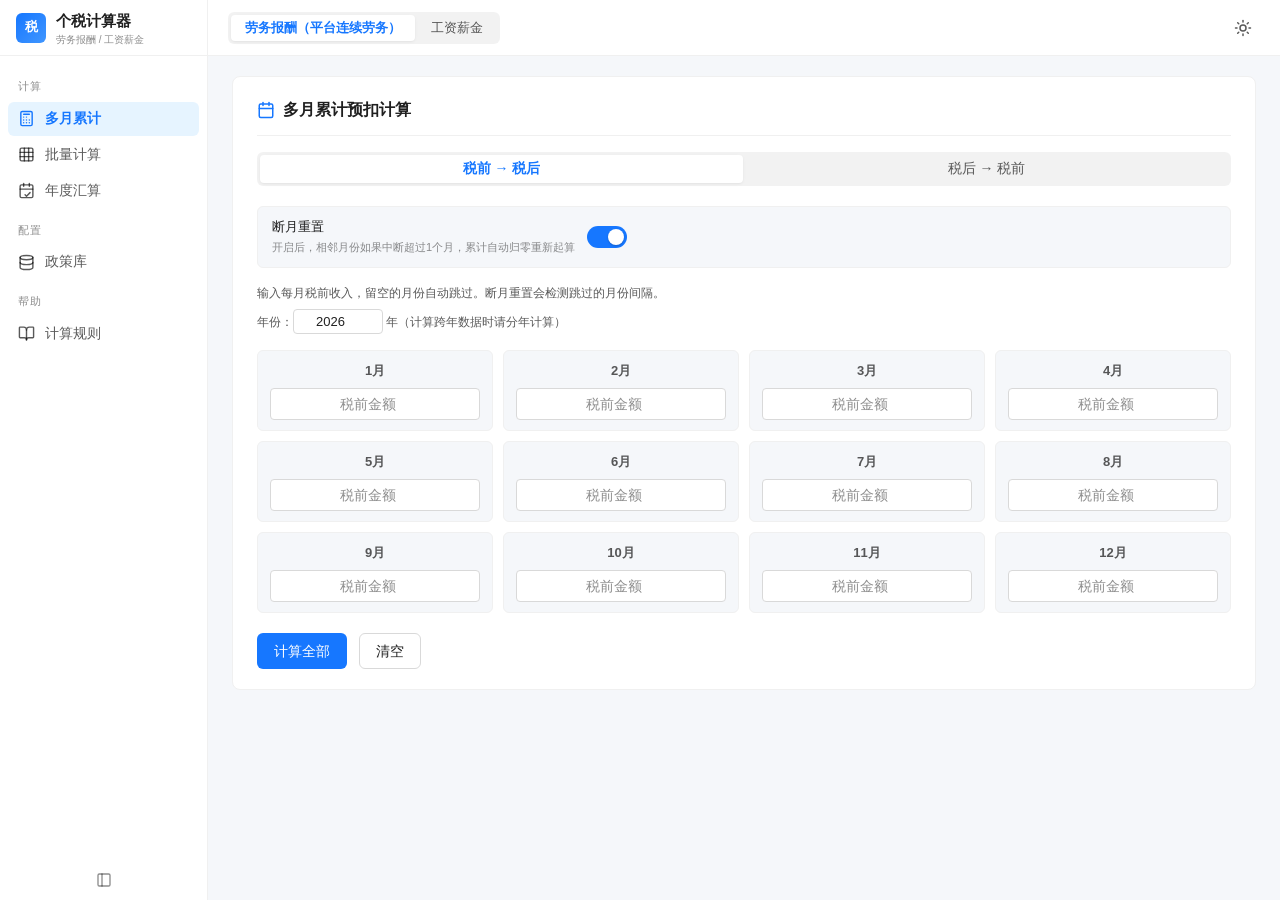
<file: index.html>
<!DOCTYPE html>
<html lang="zh-CN">
<head>
<meta charset="UTF-8">
<meta name="viewport" content="width=device-width, initial-scale=1.0">
<title>个税计算器 · 劳务报酬 / 工资薪金</title>
<script>
/* 首帧前恢复主题（anti-FOUC）：必须内联在 CSS 之前，逻辑与 app.js initTheme 保持一致 */
try {
  var _t = localStorage.getItem('tc-theme');
  if (_t ? _t === 'dark' : (window.matchMedia && matchMedia('(prefers-color-scheme: dark)').matches))
    document.documentElement.classList.add('theme-dark');
} catch (e) {}
</script>
<link rel="stylesheet" href="css/tokens.css">
<link rel="stylesheet" href="css/base.css">
<link rel="stylesheet" href="css/components.css">
<link rel="stylesheet" href="css/layout.css">
<link rel="stylesheet" href="css/mobile-tables.css">
<link rel="stylesheet" href="css/print.css">
</head>
<body>
<div class="app-shell">

  <!-- ==================== 侧边栏 ==================== -->
  <aside class="sidebar" id="sidebar">
    <div class="sidebar-brand">
      <div class="brand-logo">税</div>
      <div class="brand-name">个税计算器<small>劳务报酬 / 工资薪金</small></div>
    </div>
    <nav class="sidebar-menu">
      <div class="menu-group">计算</div>
      <button class="menu-item" data-route="multi">
        <span class="icon"><svg viewBox="0 0 24 24" fill="none" stroke="currentColor" stroke-width="2" stroke-linecap="round" stroke-linejoin="round"><rect x="4" y="2" width="16" height="20" rx="2"/><line x1="8" x2="16" y1="6" y2="6"/><path d="M16 14h.01"/><path d="M12 10h.01"/><path d="M8 10h.01"/><path d="M12 14h.01"/><path d="M8 14h.01"/><path d="M12 18h.01"/><path d="M8 18h.01"/><path d="M16 18h.01"/></svg></span>
        <span class="menu-label">多月累计</span>
      </button>
      <button class="menu-item" data-route="batch">
        <span class="icon"><svg viewBox="0 0 24 24" fill="none" stroke="currentColor" stroke-width="2" stroke-linecap="round" stroke-linejoin="round"><rect width="18" height="18" x="3" y="3" rx="2"/><path d="M3 9h18"/><path d="M3 15h18"/><path d="M9 3v18"/><path d="M15 3v18"/></svg></span>
        <span class="menu-label">批量计算</span>
      </button>
      <button class="menu-item" data-route="annual">
        <span class="icon"><svg viewBox="0 0 24 24" fill="none" stroke="currentColor" stroke-width="2" stroke-linecap="round" stroke-linejoin="round"><path d="M8 2v4"/><path d="M16 2v4"/><rect width="18" height="18" x="3" y="4" rx="2"/><path d="M3 10h18"/><path d="m17 15-5 5-2-2"/></svg></span>
        <span class="menu-label">年度汇算</span>
      </button>
      <div class="menu-group">配置</div>
      <button class="menu-item" data-route="policy">
        <span class="icon"><svg viewBox="0 0 24 24" fill="none" stroke="currentColor" stroke-width="2" stroke-linecap="round" stroke-linejoin="round"><ellipse cx="12" cy="5" rx="9" ry="3"/><path d="M3 5V19A9 3 0 0 0 21 19V5"/><path d="M3 12A9 3 0 0 0 21 12"/></svg></span>
        <span class="menu-label">政策库</span>
      </button>
      <div class="menu-group">帮助</div>
      <button class="menu-item" data-route="rules">
        <span class="icon"><svg viewBox="0 0 24 24" fill="none" stroke="currentColor" stroke-width="2" stroke-linecap="round" stroke-linejoin="round"><path d="M12 7v14"/><path d="M3 18a1 1 0 0 1-1-1V4a1 1 0 0 1 1-1h5a4 4 0 0 1 4 4 4 4 0 0 1 4-4h5a1 1 0 0 1 1 1v13a1 1 0 0 1-1 1h-6a3 3 0 0 0-3 3 3 3 0 0 0-3-3z"/></svg></span>
        <span class="menu-label">计算规则</span>
      </button>
    </nav>
    <button class="btn btn-text btn-sm collapse-btn" id="sidebar-collapse" title="折叠侧栏">
      <svg viewBox="0 0 24 24" fill="none" stroke="currentColor" stroke-width="2" stroke-linecap="round" stroke-linejoin="round"><rect width="18" height="18" x="3" y="3" rx="2"/><path d="M9 3v18"/></svg>
    </button>
  </aside>
  <script>try{if(localStorage.getItem('tc-sidebar-collapsed')==='1')document.getElementById('sidebar').classList.add('collapsed')}catch(e){}</script>
  <div class="drawer-mask" id="drawer-mask"></div>

  <!-- ==================== 主区 ==================== -->
  <div class="main-area">

    <header class="topbar">
      <button class="icon-btn hamburger-btn" id="sidebar-hamburger" title="打开菜单">
        <svg viewBox="0 0 24 24" fill="none" stroke="currentColor" stroke-width="2" stroke-linecap="round" stroke-linejoin="round"><line x1="4" x2="20" y1="6" y2="6"/><line x1="4" x2="20" y1="12" y2="12"/><line x1="4" x2="20" y1="18" y2="18"/></svg>
      </button>
      <div class="seg topbar-income">
        <button class="seg-btn income-type-btn active" data-income-type="labor">劳务报酬<span class="income-sub">（平台连续劳务）</span></button>
        <button class="seg-btn income-type-btn" data-income-type="salary">工资薪金</button>
      </div>
      <span class="spacer"></span>
      <button class="icon-btn" id="theme-toggle" title="切换亮暗主题">
        <svg class="icon-sun" viewBox="0 0 24 24" fill="none" stroke="currentColor" stroke-width="2" stroke-linecap="round" stroke-linejoin="round"><circle cx="12" cy="12" r="4"/><path d="M12 2v2"/><path d="M12 20v2"/><path d="m4.93 4.93 1.41 1.41"/><path d="m17.66 17.66 1.41 1.41"/><path d="M2 12h2"/><path d="M20 12h2"/><path d="m6.34 17.66-1.41 1.41"/><path d="m19.07 4.93-1.41 1.41"/></svg>
        <svg class="icon-moon" viewBox="0 0 24 24" fill="none" stroke="currentColor" stroke-width="2" stroke-linecap="round" stroke-linejoin="round"><path d="M12 3a6 6 0 0 0 9 9 9 9 0 1 1-9-9Z"/></svg>
      </button>
    </header>

    <main class="page-container">

      <!-- ======== 页面：多月累计 ======== -->
      <section class="page" id="page-multi">
        <div class="card">
          <div class="card-title">
            <span class="icon"><svg viewBox="0 0 24 24" fill="none" stroke="currentColor" stroke-width="2" stroke-linecap="round" stroke-linejoin="round"><path d="M8 2v4"/><path d="M16 2v4"/><rect width="18" height="18" x="3" y="4" rx="2"/><path d="M3 10h18"/></svg></span>
            多月累计预扣计算
          </div>

          <!-- 工资参数卡（内嵌，仅工资薪金模式显示；点击卡片头折叠/展开） -->
          <div id="multi-params-card" style="display:none;margin-bottom:20px;">
            <div class="boxed-block" style="padding:12px 16px;">
              <div class="row-flex" style="align-items:center;margin-bottom:0;cursor:pointer;user-select:none;" onclick="PageParams.toggleCard()" title="点击展开/收起工资参数">
                <span id="params-card-arrow" style="font-size:11px;color:var(--t-text-2);width:14px;">▾</span>
                <strong style="font-size:13px;color:var(--t-text);">⚙ 工资参数</strong>
                <span id="params-card-summary" style="font-size:12px;color:var(--t-text-2);flex:1;"></span>
                <button class="btn btn-secondary btn-sm" onclick="event.stopPropagation();App.navigate('policy')">政策数据管理</button>
              </div>
              <div id="params-card-body" style="margin-top:12px;">
                <div class="info-box warning" id="sp-data-missing" style="display:none;margin-bottom:12px;">
                  未检测到政策数据文件 <strong>tax-policy-data.js</strong>（应与本页面放在同一目录）。请拷贝该文件到同目录后刷新，或在「政策数据管理」中导入 Excel / JSON。
                </div>
                <div class="salary-params-grid">
                  <div class="sp-field"><label>参保城市</label><select id="sp-city" onchange="PageParams.onCityParamChange()"></select></div>
                  <div class="sp-field"><label>政策年度</label><select id="sp-year" onchange="PageParams.readSalaryParams()"></select></div>
                  <div class="sp-field"><label>公积金比例</label><select id="sp-fund-rate" onchange="PageParams.readSalaryParams()"></select></div>
                  <div class="sp-field" id="sp-fund-rate-custom-wrap" style="display:none;"><label>公积金比例（%）</label><input type="number" id="sp-fund-rate-custom" min="0" max="100" step="0.1" placeholder="如 7" oninput="PageParams.readSalaryParams()"></div>
                  <div class="sp-field"><label>社保基数（元/月）</label><input type="number" id="sp-social-base" min="0" step="0.01" placeholder="如 10000" oninput="PageParams.readSalaryParams()"></div>
                  <div class="sp-field"><label>公积金基数（元/月）</label><input type="number" id="sp-fund-base" min="0" step="0.01" placeholder="留空跟随社保基数" oninput="PageParams.readSalaryParams()"></div>
                  <div class="sp-field"><label>专项附加扣除（元/月）</label><input type="number" id="sp-extra-deduction" min="0" step="0.01" placeholder="如 1500" oninput="PageParams.readSalaryParams()"></div>
                </div>
                <div class="boxed-block">
                  <div class="row-flex" style="margin-bottom:4px;align-items:center;">
                    <label style="display:flex;align-items:center;gap:6px;font-weight:600;color:var(--t-text);cursor:pointer;">
                      <input type="checkbox" id="sp-extra-detail-on" onchange="PageParams.onExtraDetailToggle()"> 专项附加扣除按项分列（子女教育/婴幼儿/房贷房租等 7 项，含政策校验）
                    </label>
                    <span id="sp-extra-total-hint" style="margin-left:auto;font-size:12px;color:var(--t-success);font-weight:600;"></span>
                  </div>
                  <div id="sp-extra-detail-wrap" style="display:none;"></div>
                </div>
                <div class="row-flex" style="align-items:center;margin-bottom:8px;font-size:12px;color:var(--t-text-2);">
                  <span>政策预览月份：</span>
                  <input type="month" id="sp-preview-month" class="input-inline" onchange="PageParams.renderSalaryItemsTable()">
                  <span>实际计算按<strong>每笔发放月份</strong>自动匹配政策年度（如 2026 年 1~6 月适用 2025 社保年度标准）；切换上方月份可预览该月适用的上下限与实缴。</span>
                </div>
                <div class="scroll-x" style="margin-bottom:10px;">
                  <table class="result-table" id="sp-items-table" style="font-size:12px;"></table>
                </div>
                <div class="hint" style="margin-bottom:0;">政策数据为参考值，请以当地社保部门公布为准，可在「政策数据管理」中修改或导入。社保保留到分；公积金月缴存额按惯例四舍五入取整到元。批量计算时，行内「城市 / 社保基数 / 公积金基数 / 公积金比例」列优先于上述设置，其次为批量页「全局兜底设置」。</div>
              </div>
            </div>
          </div>

          <div class="seg seg-block" style="margin-bottom:20px;">
            <button class="seg-btn direction-btn active" data-dir="forward" data-target="multi">税前 → 税后</button>
            <button class="seg-btn direction-btn" data-dir="reverse" data-target="multi">税后 → 税前</button>
          </div>

          <div class="toggle-row" id="multi-gap-row">
            <div>
              <div class="toggle-label">断月重置</div>
              <div class="toggle-hint">开启后，相邻月份如果中断超过1个月，累计自动归零重新起算</div>
            </div>
            <label class="toggle-switch">
              <input type="checkbox" checked id="multi-gap-toggle">
              <span class="slider"></span>
            </label>
          </div>

          <p id="multi-input-hint" class="hint" style="margin-bottom:6px;">输入每月税前收入，留空的月份自动跳过。断月重置会检测跳过的月份间隔。</p>
          <p class="hint" style="margin-bottom:16px;">年份：<input type="number" id="multi-year" class="input-inline" min="2000" max="2100"> 年（计算跨年数据时请分年计算）</p>

          <div class="month-grid" id="month-grid"></div>

          <div id="multi-bonus-row" class="row-flex" style="display:none;">
            <div class="sp-field" style="width:200px;">
              <label>年终奖（全年一次性奖金，税前，可选）</label>
              <input type="number" id="multi-bonus-amount" min="0" step="0.01" placeholder="如 36000">
            </div>
            <div class="sp-field" style="width:160px;">
              <label>发放月份</label>
              <select id="multi-bonus-month"></select>
            </div>
            <div class="hint" style="flex:1;min-width:220px;padding-bottom:6px;">自动对比「单独计税（÷12 定档）」与「并入综合所得」并推荐更优方案；单独计税每人每年限用一次，命中无效区间会提示避坑。</div>
          </div>

          <div class="btn-row">
            <button class="btn btn-primary" onclick="PageMulti.calcMulti()">计算全部</button>
            <button class="btn btn-secondary" onclick="PageMulti.resetMulti()">清空</button>
          </div>
        </div>

        <div id="multi-result" style="display:none;"></div>
      </section>

      <!-- ======== 页面：批量计算 ======== -->
      <section class="page" id="page-batch">
        <div class="card">
          <div class="card-title">
            <span class="icon"><svg viewBox="0 0 24 24" fill="none" stroke="currentColor" stroke-width="2" stroke-linecap="round" stroke-linejoin="round"><path d="M21 15v4a2 2 0 0 1-2 2H5a2 2 0 0 1-2-2v-4"/><polyline points="17 8 12 3 7 8"/><line x1="12" x2="12" y1="3" y2="15"/></svg></span>
            上传表格批量计算
          </div>

          <div class="upload-area" id="upload-area">
            <input type="file" id="file-input" accept=".csv,.xlsx,.xls" multiple onchange="PageBatch.handleFile(event)">
            <div class="icon"><svg viewBox="0 0 24 24" fill="none" stroke="currentColor" stroke-width="2" stroke-linecap="round" stroke-linejoin="round"><path d="M21 15v4a2 2 0 0 1-2 2H5a2 2 0 0 1-2-2v-4"/><polyline points="17 8 12 3 7 8"/><line x1="12" x2="12" y1="3" y2="15"/></svg></div>
            <div class="title">点击或拖拽上传 CSV / Excel 文件</div>
            <div class="desc">支持同时选择多个文件，或分批上传自动合并计算</div>
            <div id="accum-indicator" class="info-box success" style="display:none;margin:12px auto 0;max-width:420px;"></div>
          </div>

          <!-- 全局兜底设置（工资薪金，上传前即可配置；取值顺序：行内列 > 此处 > 工资参数） -->
          <div class="boxed-block" id="batch-global-fallback" style="display:none;margin-top:16px;">
            <div class="row-flex" style="align-items:flex-end;">
              <div class="sp-field" style="min-width:280px;">
                <label>整批参保城市（表格有「城市」列时按行内为准）</label>
                <select id="batch-city" onchange="TaxState.batchCityId=this.value;"></select>
              </div>
              <div class="sp-field" style="padding-bottom:6px;">
                <label style="display:flex;align-items:center;gap:8px;cursor:pointer;font-size:13px;color:var(--t-text);margin:0;">
                  <input type="checkbox" id="batch-gross-as-base" onchange="TaxState.batchGrossAsBase=this.checked;">
                  无基数时按应发工资作基数
                </label>
              </div>
            </div>
            <div class="hint" style="margin:8px 0 0;">三险一金按城市政策自动计算（个人 + 单位，结果含企业用工总成本）。取值顺序：行内「城市 / 社保基数 / 公积金基数 / 公积金比例」列 &gt; 此处整批设置 &gt; 「多月累计」页的「工资参数」；均无基数则记 0 并在结果中标注。</div>
          </div>

          <div style="margin-top:16px;">
            <div class="info-box" id="batch-info-labor" style="margin-bottom:12px;">
              <strong>表格格式要求（劳务报酬）：</strong><br>
              <strong>识别列（至少填一项）：</strong><strong>姓名</strong>、<strong>身份证号</strong>、<strong>电话</strong>、<strong>银行卡号</strong><br>
              <strong>数据列：</strong><strong>月份</strong>（支持 2024-01、2024/01、2024年1月、202401、1月、Excel日期序列号等格式）、<strong>金额</strong>（税前或税后收入）<br>
              <em>列顺序不限，系统自动识别。优先按身份证号识别人员，无身份证时综合姓名+电话+银行卡匹配。<br>
              如果只有1列数据，默认当作金额处理。CSV 文件支持 UTF-8 和 GBK 编码。</em>
            </div>
            <div class="info-box" id="batch-info-salary" style="margin-bottom:0;display:none;">
              <strong>表格格式要求（工资薪金）：</strong><br>
              <strong>识别列（至少填一项）：</strong><strong>姓名</strong>、<strong>身份证号</strong>、<strong>电话</strong>、<strong>银行卡号</strong><br>
              <strong>数据列：</strong><strong>月份</strong>、<strong>应发工资</strong>（或实发工资，按计算方向选择）<br>
              <strong>可选列：</strong><strong>城市</strong>（广州/深圳等，按行内城市政策计算）、<strong>社保基数</strong>、<strong>公积金基数</strong>、<strong>公积金比例</strong>（按行择档，填 5 = 5%，兼容 0.05、"5%"）、<strong>专项附加扣除</strong>、<strong>年终奖</strong>（全年一次性奖金，按人按年计一次，自动对比单独计税与并入综合所得并择优）——行内有值时优先使用，缺失时回退到整批城市选择和「工资参数」全局设置；三险一金按基数×城市政策自动计算（结果同时给出个人与单位部分、企业用工总成本），无需导入<br>
              <em>列顺序不限，系统自动识别，可在列映射界面手动调整。每人按月累计预扣，同月多笔合并计税，跨年自动重置，不适用断月重置。政策上下限/比例为参考值，请以当地公布为准。</em>
            </div>
          </div>

          <div class="btn-row">
            <button class="btn btn-secondary" onclick="Exporter.downloadTemplate()">下载模板</button>
            <button class="btn btn-danger" onclick="PageBatch.resetBatch()">清空数据</button>
          </div>
        </div>

        <!-- 数据预览区（上传后显示） -->
        <div id="batch-preview" style="display:none;"></div>

        <!-- 计算结果区（计算后显示） -->
        <div id="batch-result" style="display:none;"></div>
      </section>

      <!-- ======== 页面：政策库 ======== -->
      <section class="page" id="page-policy">
        <div class="card" id="policy-modal">
          <div class="card-title">
            <span class="icon"><svg viewBox="0 0 24 24" fill="none" stroke="currentColor" stroke-width="2" stroke-linecap="round" stroke-linejoin="round"><ellipse cx="12" cy="5" rx="9" ry="3"/><path d="M3 5V19A9 3 0 0 0 21 19V5"/><path d="M3 12A9 3 0 0 0 21 12"/></svg></span>
            城市社保公积金政策库
          </div>
          <div id="pm-storage-status" class="info-box compact"></div>
          <div class="info-box compact">
            数据分两层：<strong>官方数据层</strong>（线上访问自动更新，file:// 打开时由 tax-policy-data.js 兜底）→ <strong>本机存档</strong>（修改后即时保存，刷新自动加载；官方更新时你改过的字段保留并标 ⟲，可一键恢复官方值）。另有 Excel / JSON 导出备份。数值为参考值，请以当地社保部门公布为准。
          </div>
          <div class="row-flex" style="margin-bottom:14px;">
            <div class="sp-field" style="width:180px;"><label>城市</label><select id="pm-city" onchange="PagePolicy.onPmCityChange()"></select></div>
            <div class="sp-field" style="width:220px;"><label>年度</label><select id="pm-year" onchange="PagePolicy.onPmYearChange()"></select></div>
            <button class="btn btn-secondary btn-sm" onclick="PagePolicy.pmAddCity()">新增城市</button>
            <button class="btn btn-secondary btn-sm" onclick="PagePolicy.pmAddYear()">新增年度</button>
            <button class="btn btn-secondary btn-sm" onclick="PagePolicy.pmDeleteYear()">删除当前年度</button>
            <button class="btn btn-secondary btn-sm" onclick="PagePolicy.pmResetToSeed()">恢复官方默认数据</button>
          </div>
          <div class="row-flex" style="margin-bottom:14px;">
            <div class="sp-field" style="width:170px;"><label>生效起（YYYY-MM）</label><input class="pm-item-input" style="text-align:left;" id="pm-eff-start" onchange="PagePolicy.onPmEffectiveChange()"></div>
            <div class="sp-field" style="width:170px;"><label>生效止（YYYY-MM）</label><input class="pm-item-input" style="text-align:left;" id="pm-eff-end" onchange="PagePolicy.onPmEffectiveChange()"></div>
            <div class="sp-field" style="flex:1;min-width:200px;"><label>年度说明</label><input class="pm-item-input" style="text-align:left;" id="pm-label" onchange="PagePolicy.onPmLabelChange()"></div>
          </div>
          <div id="pm-items-wrap"></div>
          <div class="btn-row">
            <button class="btn btn-primary" style="flex:1;" onclick="PagePolicy.pmExportExcel()">导出 Excel</button>
            <label class="btn btn-secondary" style="flex:1;cursor:pointer;">
              导入 Excel（覆盖）
              <input type="file" accept=".xlsx,.xls" style="display:none;" onchange="PagePolicy.pmImportExcel(this)">
            </label>
            <button class="btn btn-secondary" style="flex:1;" onclick="PagePolicy.pmExportJSON()">导出 JSON</button>
            <label class="btn btn-secondary" style="flex:1;cursor:pointer;">
              导入 JSON（覆盖）
              <input type="file" accept=".json" style="display:none;" onchange="PagePolicy.pmImportJSON(this)">
            </label>
          </div>
        </div>
      </section>

      <!-- ======== 页面：计算规则（跟随顶部所得类型切换） ======== -->
      <section class="page" id="page-rules">
        <p class="hint" style="margin-bottom:12px;">本页跟随顶部「劳务报酬 / 工资薪金」切换，仅显示当前计算方式的规则与对应税率表。</p>

        <!-- 劳务报酬 -->
        <div id="rules-labor">
          <div class="card">
            <div class="card-title">
              <span class="icon"><svg viewBox="0 0 24 24" fill="none" stroke="currentColor" stroke-width="2" stroke-linecap="round" stroke-linejoin="round"><path d="M12 7v14"/><path d="M3 18a1 1 0 0 1-1-1V4a1 1 0 0 1 1-1h5a4 4 0 0 1 4 4 4 4 0 0 1 4-4h5a1 1 0 0 1 1 1v13a1 1 0 0 1-1 1h-6a3 3 0 0 0-3 3 3 3 0 0 0-3-3z"/></svg></span>
              劳务报酬（平台连续劳务 · 累计预扣法）
            </div>
            <div class="info-box">
              <strong>适用场景：</strong>平台连续劳务（如直播、外卖、网约车等连续性收入），2025年10月1日及以后发放的结算采用<strong>累计预扣法</strong>计税（依据：国家税务总局公告2018年第61号）。<br>
              <strong>政策切换：</strong>2025年9月及之前发放的结算按<strong>生产经营所得</strong>计算，不扣税；2025年10月及之后发放的结算适用新政策（累计预扣法）。<br>
              <strong>计税规则：</strong>每次劳务报酬收入 × 80% 为"预扣收入额"，累计预扣收入额减去累计减除费用（5,000元/月）后，按下方「预扣率表」3%～45% 七级超额累进预扣个税。<br>
              <strong>断月规则：</strong>平台连续劳务发放中断超过1个月，累计应归零重新起算（可选，通过「断月重置」开关启用）。<br>
              <strong>同月多笔：</strong>同一月份多笔收入合并计税，当月减除费用只计一次；跨年请分年计算。
            </div>
          </div>

          <div class="card">
            <div class="card-title">个人所得税预扣率表（连续劳务报酬 · 累计预扣法适用）</div>
            <div class="scroll-x">
              <table class="result-table" id="rules-table-labor" style="max-width:640px;"></table>
            </div>
            <div class="hint">预扣收入额 = 收入 × 80%；按「累计预扣收入额 − 累计减除费用（5,000 元/月）」对照上表定档。税率表与计算引擎共用同一份数据，所见即所用。</div>
          </div>
        </div>

        <!-- 工资薪金 -->
        <div id="rules-salary" style="display:none;">
          <div class="card">
            <div class="card-title">
              <span class="icon"><svg viewBox="0 0 24 24" fill="none" stroke="currentColor" stroke-width="2" stroke-linecap="round" stroke-linejoin="round"><path d="M12 7v14"/><path d="M3 18a1 1 0 0 1-1-1V4a1 1 0 0 1 1-1h5a4 4 0 0 1 4 4 4 4 0 0 1 4-4h5a1 1 0 0 1 1 1v13a1 1 0 0 1-1 1h-6a3 3 0 0 0-3 3 3 3 0 0 0-3-3z"/></svg></span>
              工资薪金（累计预扣法）
            </div>
            <div class="info-box">
              <strong>适用场景：</strong>单位发放的<strong>工资薪金</strong>所得，按<strong>累计预扣法</strong>预扣预缴个税（依据：国家税务总局公告2020年第13号）。<br>
              <strong>计税公式：</strong>累计应纳税所得额 = 累计应发工资 − 累计减除费用（5,000元/月） − 累计三险一金（个人部分） − 累计专项附加扣除；本期预扣 = 累计应纳税额 − 累计已预扣。<br>
              <strong>税后实发：</strong>应发工资 − 个人三险一金 − 个人所得税。三险一金按「工资参数」中的基数×比例自动计算（个人与单位部分分列），比例可按所在城市调整。<br>
              <strong>年终奖：</strong>全年一次性奖金可选<strong>单独计税</strong>（按下方「按月换算税率表」÷12 定档，每年限一次）或<strong>并入综合所得</strong>（计入发放月累计，按「预扣率表一」累计定档），系统自动对比并推荐更优方案。<br>
              <strong>企业成本：</strong>结果同时给出单位部分社保公积金与企业用工总成本（应发工资 + 单位缴纳），比例在「政策库」中可核对调整。<br>
              <strong>跨年规则：</strong>每年1月起，累计收入、累计已预扣税额、累计减除费用均归零重新起算；工资薪金不适用「断月重置」与 2025 年 10 月政策切换。
            </div>
          </div>

          <div class="card">
            <div class="card-title">个人所得税预扣率表一（居民工资薪金所得 · 累计预扣法适用）</div>
            <div class="scroll-x">
              <table class="result-table" id="rules-table-salary" style="max-width:640px;"></table>
            </div>
            <div class="hint">本期应预扣税额 = 累计应纳税所得额 × 税率 − 速算扣除数 − 累计已预扣税额。税率表与计算引擎共用同一份数据，所见即所用。</div>
          </div>

          <div class="card">
            <div class="card-title">按月换算税率表（年终奖单独计税 · 按奖金 ÷12 定档）</div>
            <div class="scroll-x">
              <table class="result-table" id="rules-table-bonus" style="max-width:640px;"></table>
            </div>
            <div class="hint">应纳税额 = 全年一次性奖金全额 × 对应税率 − 速算扣除数（速算扣除数只减一次，不乘 12）；单独计税每人每年限用一次。</div>
          </div>

          <div class="card">
            <div class="card-title">年终奖无效区间（多发一元、到手反而更少）</div>
            <div class="scroll-x">
              <table class="result-table" id="rules-table-trap" style="max-width:480px;"></table>
            </div>
            <div class="hint">奖金落在区间内时，税后到手反而低于恰好按下沿金额发放；系统计算时会自动提示避坑。</div>
          </div>

          <div class="card">
            <div class="card-title">通用规则与示例</div>
            <div class="info-box">
              <strong>跨年重置：</strong>每年1月起，累计收入、累计已预扣税额、累计减除费用均归零重新起算。<br>
              <strong>同月多笔：</strong>同一月份多笔收入合并计税，当月减除费用与三险一金只计一次。
            </div>
            <div class="info-box success" style="margin-bottom:0;">
              <strong>示例：</strong>月薪 10,000，自定义城市（养老 8%+医疗 2%+失业 0.5%+公积金 12%，无上下限），专项附加 1,000/月 → 三险一金 2,250；1月个税 = (10,000 − 5,000 − 2,250 − 1,000) × 3% = <strong>52.50</strong>；实发 = <strong>7,697.50</strong>。<br>
              若参保广州（失业 0.2%、公积金 5% 档），同样月薪三险一金为 1,520，个税与实发随之不同——这正是分城市政策的意义。<br>
              年终奖示例：36,000 单独计税 = 36,000 × 3% = <strong>1,080</strong>；若并入综合所得（月薪 1 万×12、三险一金 2,250、附加 1,000）税负增量为 2,550 → 推荐单独计税，节税 1,470。
            </div>
          </div>
        </div>
      </section>

      <!-- ==================== 年度汇算（JS 渲染） ==================== -->
      <section class="page" id="page-annual"></section>

    </main>
  </div>
</div>
<div id="print-report" class="print-report"></div>

<script src="tax-policy-data.js"></script>
<script src="js/state.js"></script>
<script src="js/utils.js"></script>
<script src="js/tax-engine.js"></script>
<script src="js/policy-library.js"></script>
<script src="js/social-insurance.js"></script>
<script src="js/export-style.js"></script>
<script src="js/exporter.js"></script>
<script src="js/ui.js"></script>
<script src="js/page-shared.js"></script>
<script src="js/annual-engine.js"></script>
<script src="js/page-multi.js"></script>
<script src="js/batch-parse.js"></script>
<script src="js/batch-calc.js"></script>
<script src="js/batch-source.js"></script>
<script src="js/batch-view.js"></script>
<script src="js/batch-export.js"></script>
<script src="js/page-batch.js"></script>
<script src="js/page-params.js"></script>
<script src="js/page-policy.js"></script>
<script src="js/page-rules.js"></script>
<script src="js/page-annual.js"></script>
<script src="js/page-share.js"></script>
<script src="js/app.js"></script>
<script src="js/print-report.js"></script>
<script src="js/self-tests.js"></script>
</body>
</html>
</file>
<file: css/tokens.css>
/* ============================================================
   tokens.css — 设计令牌（Ant Design 企业蓝 · 亮暗双主题）
   主题切换：<html class="theme-dark"> 挂载暗色变量组。
   所有组件禁止硬编码颜色，一律引用本文件的变量。
   ============================================================ */

:root {
  /* 主色 */
  --t-primary: #1677ff;
  --t-primary-hover: #4096ff;
  --t-primary-active: #0958d9;
  --t-primary-bg: #e6f4ff;
  --t-primary-border: #91caff;

  /* 语义色 */
  --t-success: #52c41a;
  --t-success-bg: #f6ffed;
  --t-success-border: #b7eb8f;
  --t-warning: #faad14;
  --t-warning-bg: #fffbe6;
  --t-warning-border: #ffe58f;
  --t-error: #ff4d4f;
  --t-error-bg: #fff2f0;
  --t-error-border: #ffccc7;

  /* 中性面层 */
  --t-bg-layout: #f5f7fa;
  --t-bg-container: #ffffff;
  --t-bg-elevated: #ffffff;
  --t-bg-hover: rgba(0, 0, 0, 0.04);
  --t-bg-header: #fafafa;
  --t-bg-input: #ffffff;

  /* 文字三级 */
  --t-text: rgba(0, 0, 0, 0.88);
  --t-text-2: rgba(0, 0, 0, 0.65);
  --t-text-3: rgba(0, 0, 0, 0.45);
  --t-text-inverse: #ffffff;

  /* 线与分割 */
  --t-border: #d9d9d9;
  --t-border-hover: #1677ff;
  --t-split: #f0f0f0;
  --t-shadow-divider: 1px 0 0 var(--t-split);

  /* 阴影 */
  --t-shadow-sm: 0 1px 2px rgba(0, 0, 0, 0.04), 0 1px 4px rgba(0, 0, 0, 0.03);
  --t-shadow-md: 0 2px 8px rgba(0, 0, 0, 0.08), 0 1px 2px rgba(0, 0, 0, 0.05);
  --t-shadow-lg: 0 6px 16px rgba(0, 0, 0, 0.10), 0 3px 6px -4px rgba(0, 0, 0, 0.10);

  /* 几何 */
  --t-radius-lg: 8px;
  --t-radius: 6px;
  --t-radius-sm: 4px;
  --t-sidebar-w: 208px;
  --t-sidebar-collapsed-w: 56px;
  --t-topbar-h: 56px;
}

html.theme-dark {
  --t-primary: #1668dc;
  --t-primary-hover: #3c89e8;
  --t-primary-active: #0c4a8c;
  --t-primary-bg: rgba(22, 104, 220, 0.18);
  --t-primary-border: #15395a;

  --t-success: #49aa19;
  --t-success-bg: rgba(82, 196, 26, 0.12);
  --t-success-border: rgba(82, 196, 26, 0.35);
  --t-warning: #d89614;
  --t-warning-bg: rgba(250, 173, 20, 0.12);
  --t-warning-border: rgba(250, 173, 20, 0.35);
  --t-error: #dc4446;
  --t-error-bg: rgba(255, 77, 79, 0.12);
  --t-error-border: rgba(255, 77, 79, 0.35);

  --t-bg-layout: #0f0f0f;
  --t-bg-container: #1f1f1f;
  --t-bg-elevated: #262626;
  --t-bg-hover: rgba(255, 255, 255, 0.06);
  --t-bg-header: #232323;
  --t-bg-input: #1f1f1f;

  --t-text: rgba(255, 255, 255, 0.85);
  --t-text-2: rgba(255, 255, 255, 0.65);
  --t-text-3: rgba(255, 255, 255, 0.45);
  --t-text-inverse: #ffffff;

  --t-border: #303030;
  --t-border-hover: #1668dc;
  --t-split: #333333;
  --t-shadow-divider: 1px 0 0 var(--t-split);

  --t-shadow-sm: 0 1px 2px rgba(0, 0, 0, 0.35);
  --t-shadow-md: 0 2px 8px rgba(0, 0, 0, 0.45);
  --t-shadow-lg: 0 6px 16px rgba(0, 0, 0, 0.55), 0 3px 6px -4px rgba(0, 0, 0, 0.45);
}
</file>
<file: css/base.css>
/* ============================================================
   base.css — reset、字体、滚动条、可访问性、通用工具类
   ============================================================ */

*,
*::before,
*::after { margin: 0; padding: 0; box-sizing: border-box; }

html {
  -webkit-text-size-adjust: 100%;
  text-size-adjust: 100%;
}

body {
  font-family: -apple-system, BlinkMacSystemFont, 'Segoe UI',
    'PingFang SC', 'Hiragino Sans GB', 'Microsoft YaHei', sans-serif;
  font-size: 14px;
  line-height: 1.6;
  color: var(--t-text);
  background: var(--t-bg-layout);
  min-height: 100vh;
  transition: background-color 0.25s ease, color 0.25s ease;
}

h1, h2, h3, h4 { font-weight: 600; line-height: 1.35; }

/* 数字一律等宽对齐，金额列专用 */
.num,
input[type="number"],
.result-table td,
.result-table th,
.summary-item .value,
.detail-table td,
.detail-table th { font-variant-numeric: tabular-nums; }

::selection { background: var(--t-primary-bg); }

/* 滚动条（WebKit + Firefox 细化） */
* { scrollbar-width: thin; scrollbar-color: var(--t-border) transparent; }
*::-webkit-scrollbar { width: 8px; height: 8px; }
*::-webkit-scrollbar-thumb { background: var(--t-border); border-radius: 4px; }
*::-webkit-scrollbar-thumb:hover { background: var(--t-text-3); }
*::-webkit-scrollbar-track { background: transparent; }

/* 键盘可见焦点环 */
:focus-visible {
  outline: 2px solid var(--t-primary);
  outline-offset: 1px;
}
input:focus-visible,
select:focus-visible,
textarea:focus-visible { outline: none; }

@media (prefers-reduced-motion: reduce) {
  *, *::before, *::after {
    animation-duration: 0.01ms !important;
    animation-iteration-count: 1 !important;
    transition-duration: 0.01ms !important;
  }
}

/* ---------- 通用工具类 ---------- */
.t-hidden { display: none !important; }
.t-mono { font-family: 'Bahnschrift', 'DIN Alternate', Consolas, monospace; }

.t-ellipsis {
  overflow: hidden;
  white-space: nowrap;
  text-overflow: ellipsis;
}

/* 横向滚动容器：宽表格统一包裹 */
.scroll-x {
  overflow-x: auto;
  -webkit-overflow-scrolling: touch;
}
</file>
<file: css/components.css>
/* ============================================================
   components.css — Ant Design 语言手写组件库
   覆盖页面与 JS 模板使用的全部 class 词汇；
   禁止在 HTML/JS 模板里写视觉类 inline style。
   ============================================================ */

/* ---------- 按钮 ---------- */
.btn {
  display: inline-flex;
  align-items: center;
  justify-content: center;
  gap: 6px;
  padding: 7px 16px;
  border-radius: var(--t-radius);
  font-size: 14px;
  font-weight: 400;
  font-family: inherit;
  line-height: 1.45;
  cursor: pointer;
  border: 1px solid transparent;
  transition: color 0.2s, background-color 0.2s, border-color 0.2s, box-shadow 0.2s;
  white-space: nowrap;
  user-select: none;
}
.btn:active { transition: none; }

.btn-primary { background: var(--t-primary); color: var(--t-text-inverse); }
.btn-primary:hover { background: var(--t-primary-hover); }
.btn-primary:active { background: var(--t-primary-active); }

.btn-secondary,
.btn-default {
  background: var(--t-bg-input);
  color: var(--t-text);
  border-color: var(--t-border);
}
.btn-secondary:hover,
.btn-default:hover { color: var(--t-primary-hover); border-color: var(--t-primary-hover); }

.btn-green,
.btn-success { background: var(--t-success); color: var(--t-text-inverse); }
.btn-green:hover,
.btn-success:hover { background: var(--t-success); opacity: 0.85; }

.btn-danger { background: var(--t-error); color: var(--t-text-inverse); }
.btn-danger:hover { opacity: 0.85; }

.btn-text {
  background: transparent;
  color: var(--t-text-2);
  border-color: transparent;
}
.btn-text:hover { color: var(--t-text); background: var(--t-bg-hover); }

.btn-sm { padding: 3px 10px; font-size: 12px; border-radius: var(--t-radius-sm); }

.btn:disabled { cursor: not-allowed; opacity: 0.5; }

.btn-row {
  display: flex;
  gap: 12px;
  margin-top: 20px;
  flex-wrap: wrap;
}

a { color: var(--t-primary); text-decoration: none; }
a:hover { color: var(--t-primary-hover); }

/* ---------- 分段控制器（所得类型 / 计算方向） ---------- */
.seg {
  display: inline-flex;
  background: rgba(0, 0, 0, 0.05);
  border-radius: var(--t-radius);
  padding: 3px;
  gap: 2px;
}
html.theme-dark .seg { background: rgba(255, 255, 255, 0.08); }
.seg-btn {
  flex: 1 1 auto;
  min-width: 0;
  padding: 5px 16px;
  text-align: center;
  border-radius: calc(var(--t-radius) - 2px);
  cursor: pointer;
  font-size: 14px;
  font-weight: 500;
  font-family: inherit;
  color: var(--t-text-2);
  transition: color 0.2s, background-color 0.2s, box-shadow 0.2s;
  border: none;
  background: none;
  white-space: nowrap;
}
.seg-btn:hover { color: var(--t-text); }
.seg-btn.active {
  background: var(--t-bg-container);
  color: var(--t-primary);
  font-weight: 600;
  box-shadow: var(--t-shadow-sm);
}
html.theme-dark .seg-btn.active { background: var(--t-bg-elevated); }
.seg-block { display: flex; width: 100%; }

/* ---------- 卡片 ---------- */
.card {
  background: var(--t-bg-container);
  border: 1px solid var(--t-split);
  border-radius: var(--t-radius-lg);
  padding: 20px 24px;
  margin-bottom: 20px;
  transition: background-color 0.25s, border-color 0.25s;
}

.card-title {
  font-size: 16px;
  font-weight: 600;
  color: var(--t-text);
  padding-bottom: 12px;
  margin-bottom: 16px;
  border-bottom: 1px solid var(--t-split);
  display: flex;
  align-items: center;
  gap: 8px;
  flex-wrap: wrap;
}
.card-title .icon { display: inline-flex; color: var(--t-primary); }
.card-title .icon svg { width: 18px; height: 18px; }
.card-title .btn { margin-left: auto; }

/* ---------- 表单 ---------- */
.form-row {
  display: grid;
  grid-template-columns: 1fr 1fr;
  gap: 16px;
  margin-bottom: 16px;
}
.form-group { display: flex; flex-direction: column; gap: 6px; }
.form-group.full { grid-column: 1 / -1; }

label { font-size: 13px; color: var(--t-text-2); font-weight: 500; }

input, select, textarea {
  background: var(--t-bg-input);
  border: 1px solid var(--t-border);
  border-radius: var(--t-radius);
  padding: 6px 11px;
  color: var(--t-text);
  font-size: 14px;
  font-family: inherit;
  outline: none;
  transition: border-color 0.2s, box-shadow 0.2s, background-color 0.25s;
}
input:hover, select:hover, textarea:hover { border-color: var(--t-primary-hover); }
input:focus, select:focus, textarea:focus {
  border-color: var(--t-primary);
  box-shadow: 0 0 0 2px rgba(22, 119, 255, 0.1);
}
html.theme-dark input:focus,
html.theme-dark select:focus,
html.theme-dark textarea:focus { box-shadow: 0 0 0 2px rgba(22, 104, 220, 0.2); }

input::placeholder { color: var(--t-text-3); }
input[type="checkbox"], input[type="radio"] { accent-color: var(--t-primary); cursor: pointer; }
input[type="number"] { font-variant-numeric: tabular-nums; }
input:disabled, select:disabled { background: var(--t-bg-layout); color: var(--t-text-3); cursor: not-allowed; }

.input-error,
input.input-error {
  border-color: var(--t-error) !important;
  background: var(--t-error-bg) !important;
}

/* 参数网格（工资参数 / 弹层编辑器共用） */
.salary-params-grid,
.form-grid {
  display: grid;
  grid-template-columns: repeat(auto-fit, minmax(170px, 1fr));
  gap: 12px;
  margin-bottom: 14px;
}
.sp-field { display: flex; flex-direction: column; gap: 4px; }
.sp-field label { display: block; font-size: 12px; margin-bottom: 0; }
.sp-field input, .sp-field select {
  width: 100%;
  padding: 5px 10px;
  font-size: 13px;
}

.pm-item-input {
  width: 100%;
  padding: 4px 8px;
  font-size: 12px;
  text-align: right;
}

/* 政策库编辑器：本地改动字段的「恢复官方值」角标 */
.pm-restore-btn {
  display: inline-block;
  padding: 0 5px;
  margin-left: 3px;
  border: 1px solid var(--t-border);
  border-radius: 4px;
  background: var(--t-bg-container);
  color: var(--t-text-2);
  font-size: 11px;
  line-height: 16px;
  cursor: pointer;
  vertical-align: middle;
}
.pm-restore-btn:hover {
  color: var(--t-primary);
  border-color: var(--t-primary);
}

/* ---------- 表格 ---------- */
.result-card {
  background: var(--t-bg-container);
  border: 1px solid var(--t-split);
  border-radius: var(--t-radius-lg);
  overflow: hidden;
  margin-bottom: 20px;
}

.result-header {
  background: var(--t-bg-header);
  padding: 12px 20px;
  font-weight: 600;
  display: flex;
  justify-content: space-between;
  align-items: center;
  gap: 12px;
  border-bottom: 1px solid var(--t-split);
  flex-wrap: wrap;
}

.result-table { width: 100%; border-collapse: collapse; }
.result-table th {
  background: var(--t-bg-header);
  padding: 10px 16px;
  text-align: right;
  font-size: 12px;
  color: var(--t-text-2);
  font-weight: 500;
  white-space: nowrap;
  border-bottom: 1px solid var(--t-split);
}
.result-table th:first-child { text-align: center; }
.result-table th.label-col { text-align: left; }
.result-table td {
  padding: 11px 16px;
  text-align: right;
  border-bottom: 1px solid var(--t-split);
  font-size: 14px;
  color: var(--t-text);
}
.result-table td:first-child { text-align: center; color: var(--t-text-2); }
.result-table td.label-col { text-align: left; font-weight: 500; }
.result-table tr:last-child td { border-bottom: none; }
.result-table tbody tr:hover td { background: var(--t-bg-hover); }

.result-table .highlight { font-weight: 700; color: var(--t-success); }
.result-table .tax-col { color: var(--t-error); font-weight: 600; }
.result-table .total-row td {
  background: var(--t-bg-header);
  border-top: 2px solid var(--t-primary);
  font-weight: 700;
  padding: 13px 16px;
}

/* 跨行分组单元格（批量预览人员合并行） */
.result-table td.span-row {
  background: var(--t-bg-container);
  text-align: center;
  vertical-align: top;
  color: var(--t-text-2);
  font-weight: 600;
}

/* 逐月明细宽表：首列悬浮 + 行语义底色 */
.detail-table { min-width: 1080px; border-collapse: separate; border-spacing: 0; }
.detail-table.salary { min-width: 1340px; }
.detail-table th, .detail-table td { padding: 9px 12px; }
.detail-table td:first-child { white-space: nowrap; }
.detail-table th:first-child,
.detail-table td:first-child:not(.span-row) {
  position: sticky;
  left: 0;
  z-index: 1;
  background: var(--t-bg-container);
  box-shadow: var(--t-shadow-divider);
}
.detail-table th:first-child { background: var(--t-bg-header); }
.detail-table tr:hover td { background: var(--t-bg-hover); }
.detail-table tr.bonus-row td { background: rgba(22, 119, 255, 0.06); }
.detail-table tr.subtotal-row td { background: var(--t-bg-header); font-weight: 600; }
.detail-table tr.total-row td {
  background: var(--t-bg-header);
  font-weight: 700;
  border-top: 2px solid var(--t-primary);
}

/* 备注列：行名单行；政策标签明细单行省略，点击展开 */
.note-name { font-weight: 600; white-space: nowrap; }
.note-policy {
  max-width: 230px;
  margin-top: 2px;
  font-size: 11px;
  line-height: 1.6;
  color: var(--t-text-2);
}
.note-policy-detail {
  display: block;
  white-space: nowrap;
  overflow: hidden;
  text-overflow: ellipsis;
  cursor: zoom-in;
}
.note-policy-detail.expanded { white-space: normal; cursor: zoom-out; }
.note-policy-main { color: var(--t-text-2); font-size: 11px; }

/* ---------- 汇总数字卡（Statistic） ---------- */
.summary-grid {
  display: grid;
  grid-template-columns: repeat(4, 1fr);
  gap: 12px;
  margin-bottom: 20px;
}
.summary-item {
  background: var(--t-bg-container);
  border: 1px solid var(--t-split);
  border-radius: var(--t-radius-lg);
  padding: 14px 16px;
  text-align: center;
  transition: background-color 0.25s;
}
.summary-item .label { font-size: 12px; color: var(--t-text-2); margin-bottom: 4px; }
.summary-item .value { font-size: 22px; font-weight: 600; }
.summary-item .value.green { color: var(--t-success); }
.summary-item .value.red { color: var(--t-error); }
.summary-item .value.blue { color: var(--t-primary); }
.summary-item .value.orange { color: var(--t-warning); }

/* ---------- 上传区 ---------- */
.upload-area {
  border: 1px dashed var(--t-border);
  border-radius: var(--t-radius-lg);
  padding: 44px 24px;
  text-align: center;
  cursor: pointer;
  transition: border-color 0.2s, background-color 0.2s;
  position: relative;
}
.upload-area:hover, .upload-area.dragover {
  border-color: var(--t-primary);
  background: var(--t-primary-bg);
}
.upload-area .icon { font-size: 20px; color: var(--t-primary); margin-bottom: 10px; }
.upload-area .icon svg { width: 36px; height: 36px; }
.upload-area .title { font-size: 15px; font-weight: 600; margin-bottom: 4px; }
.upload-area .desc { font-size: 13px; color: var(--t-text-2); }
.upload-area input[type="file"] {
  position: absolute;
  inset: 0;
  opacity: 0;
  cursor: pointer;
}

/* ---------- 提示条（Alert） ---------- */
.info-box {
  background: var(--t-primary-bg);
  border: 1px solid var(--t-primary-border);
  border-radius: var(--t-radius);
  padding: 10px 14px;
  font-size: 13px;
  color: var(--t-text-2);
  line-height: 1.7;
  margin-bottom: 20px;
}
.info-box strong { color: var(--t-text); font-weight: 600; }
.info-box.success { background: var(--t-success-bg); border-color: var(--t-success-border); }
.info-box.warning { background: var(--t-warning-bg); border-color: var(--t-warning-border); }
.info-box.error { background: var(--t-error-bg); border-color: var(--t-error-border); }
.info-box.compact { padding: 8px 12px; margin-bottom: 12px; font-size: 12px; }

/* ---------- 弹层（Modal） ---------- */
.modal-overlay {
  position: fixed;
  inset: 0;
  background: rgba(0, 0, 0, 0.45);
  display: flex;
  align-items: center;
  justify-content: center;
  z-index: 1000;
  padding: 20px;
}
.modal-card {
  background: var(--t-bg-elevated);
  border: 1px solid var(--t-split);
  border-radius: var(--t-radius-lg);
  box-shadow: var(--t-shadow-lg);
  width: 100%;
  max-width: 880px;
  max-height: 90vh;
  overflow-y: auto;
  padding: 20px 24px;
  animation: modal-in 0.18s ease-out;
}
@keyframes modal-in {
  from { opacity: 0; transform: translateY(-8px) scale(0.98); }
  to { opacity: 1; transform: none; }
}

/* ---------- 标签 / 徽章 ---------- */
.badge, .tag {
  display: inline-block;
  background: var(--t-primary-bg);
  color: var(--t-primary);
  font-size: 12px;
  line-height: 20px;
  padding: 0 8px;
  border-radius: var(--t-radius-sm);
  font-weight: 400;
  white-space: nowrap;
}
.tag.success { background: var(--t-success-bg); color: var(--t-success); }
.tag.warning { background: var(--t-warning-bg); color: var(--t-warning); }
.tag.error { background: var(--t-error-bg); color: var(--t-error); }
.tag.neutral { background: var(--t-bg-hover); color: var(--t-text-2); }

/* ---------- 工具栏 ---------- */
.toolbar {
  display: flex;
  justify-content: space-between;
  align-items: center;
  margin-bottom: 16px;
  flex-wrap: wrap;
  gap: 12px;
}

/* ---------- 开关（Switch） ---------- */
.toggle-row {
  display: flex;
  align-items: center;
  gap: 12px;
  padding: 10px 14px;
  background: var(--t-bg-layout);
  border-radius: var(--t-radius);
  margin-bottom: 16px;
  border: 1px solid var(--t-split);
}
html.theme-dark .toggle-row { background: rgba(255, 255, 255, 0.04); }
.toggle-row .toggle-label { font-size: 13px; color: var(--t-text); font-weight: 500; flex: 1; }
.toggle-row .toggle-hint { font-size: 11px; color: var(--t-text-3); margin-top: 2px; font-weight: 400; }
.toggle-switch { position: relative; width: 40px; height: 22px; flex-shrink: 0; display: inline-block; }
.toggle-switch input { opacity: 0; width: 0; height: 0; }
.toggle-switch .slider {
  position: absolute;
  cursor: pointer;
  inset: 0;
  background: var(--t-border);
  border-radius: 22px;
  transition: background-color 0.2s;
}
.toggle-switch .slider::before {
  content: '';
  position: absolute;
  height: 16px;
  width: 16px;
  left: 3px;
  top: 3px;
  background: #fff;
  border-radius: 50%;
  transition: transform 0.2s;
  box-shadow: 0 1px 2px rgba(0, 0, 0, 0.2);
}
.toggle-switch input:checked + .slider { background: var(--t-primary); }
.toggle-switch input:checked + .slider::before { transform: translateX(18px); }

/* ---------- 文字提示（Tooltip） ---------- */
.tooltip { position: relative; display: inline-flex; align-items: center; gap: 4px; }
.tooltip .tip-icon {
  width: 15px; height: 15px;
  border-radius: 50%;
  background: var(--t-bg-hover);
  font-size: 10px;
  display: inline-flex;
  align-items: center;
  justify-content: center;
  color: var(--t-text-3);
  cursor: help;
  flex-shrink: 0;
}
.tooltip .tip-text {
  display: none;
  position: absolute;
  bottom: calc(100% + 8px);
  left: 50%;
  transform: translateX(-50%);
  background: rgba(0, 0, 0, 0.85);
  color: #fff;
  border-radius: var(--t-radius);
  padding: 6px 10px;
  font-size: 12px;
  white-space: nowrap;
  z-index: 20;
  box-shadow: var(--t-shadow-md);
}
html.theme-dark .tooltip .tip-text { background: rgba(70, 70, 70, 0.95); }
.tooltip:hover .tip-text { display: block; }

/* ---------- 空状态 ---------- */
.empty-state { text-align: center; padding: 40px; color: var(--t-text-3); }
.empty-state .icon { color: var(--t-text-3); margin-bottom: 12px; }
.empty-state .icon svg { width: 44px; height: 44px; }

/* ---------- 月份网格 ---------- */
.month-grid {
  display: grid;
  grid-template-columns: repeat(4, 1fr);
  gap: 10px;
  margin-bottom: 20px;
}
.month-cell {
  background: var(--t-bg-layout);
  border: 1px solid var(--t-split);
  border-radius: var(--t-radius);
  padding: 10px 12px;
  text-align: center;
  transition: border-color 0.2s, background-color 0.25s, box-shadow 0.2s;
}
html.theme-dark .month-cell { background: rgba(255, 255, 255, 0.04); }
.month-cell:focus-within {
  border-color: var(--t-primary);
  box-shadow: 0 0 0 2px rgba(22, 119, 255, 0.12);
}
.month-cell.has-data { border-color: var(--t-success); background: var(--t-success-bg); }
.month-cell .m-month-label { font-size: 13px; font-weight: 600; color: var(--t-text-2); margin-bottom: 6px; }
.month-cell.has-data .m-month-label { color: var(--t-success); }
.month-cell input[type="number"] {
  width: 100%;
  background: var(--t-bg-input);
  border: 1px solid var(--t-border);
  border-radius: var(--t-radius-sm);
  padding: 7px 10px;
  color: var(--t-text);
  font-size: 14px;
  text-align: center;
}
.month-cell input[type="number"]::placeholder { color: var(--t-text-3); }

/* ---------- 列映射 ---------- */
.mapping-grid {
  display: grid;
  grid-template-columns: repeat(auto-fill, minmax(160px, 1fr));
  gap: 10px;
  margin-bottom: 20px;
}
.mapping-col {
  background: var(--t-bg-layout);
  border: 1px solid var(--t-split);
  border-radius: var(--t-radius);
  padding: 12px;
  transition: border-color 0.2s, background-color 0.25s;
}
html.theme-dark .mapping-col { background: rgba(255, 255, 255, 0.04); }
.mapping-col.selected { border-color: var(--t-primary); background: var(--t-primary-bg); }
.mapping-col .col-idx { font-size: 11px; color: var(--t-text-3); margin-bottom: 4px; }
.mapping-col .col-header {
  font-size: 13px;
  font-weight: 600;
  color: var(--t-text);
  margin-bottom: 8px;
  word-break: break-all;
}
.mapping-col select { width: 100%; font-size: 12px; padding: 4px 8px; cursor: pointer; }
.mapping-col .col-sample {
  font-size: 11px;
  color: var(--t-text-2);
  margin-top: 6px;
  line-height: 1.5;
  word-break: break-all;
}
.mapping-col .col-sample span {
  display: inline-block;
  background: var(--t-bg-container);
  border: 1px solid var(--t-split);
  padding: 0 6px;
  border-radius: var(--t-radius-sm);
  margin: 1px 0;
}

/* ---------- 通用工具类（页面级） ---------- */
.hint { font-size: 12px; color: var(--t-text-2); line-height: 1.6; }
.input-inline {
  display: inline-block;
  width: 90px;
  padding: 4px 8px;
  font-size: 13px;
  text-align: center;
  background: var(--t-bg-input);
  border: 1px solid var(--t-border);
  border-radius: var(--t-radius-sm);
  color: var(--t-text);
}
.row-flex {
  display: flex;
  align-items: flex-end;
  gap: 12px;
  flex-wrap: wrap;
  margin-bottom: 12px;
}
.boxed-block {
  border: 1px solid var(--t-split);
  border-radius: var(--t-radius);
  padding: 10px 12px;
  margin-bottom: 12px;
}

/* ---------- 通用图标 ---------- */
.icon { display: inline-flex; align-items: center; justify-content: center; flex-shrink: 0; }
.icon svg { width: 16px; height: 16px; }

/* ---------- 响应式（组件级） ---------- */
@media (max-width: 640px) {
  .form-row { grid-template-columns: 1fr; }
  .summary-grid { grid-template-columns: 1fr 1fr; }
  .month-grid { grid-template-columns: repeat(3, 1fr); }
  .card { padding: 16px; }
}
@media (max-width: 420px) {
  .month-grid { grid-template-columns: repeat(2, 1fr); }
}
</file>
<file: css/layout.css>
/* ============================================================
   layout.css — 侧边栏控制台骨架
   .app-shell > (.sidebar + .main-area(.topbar + .page-container))
   ≤768px：侧栏转抽屉（.drawer-open + .drawer-mask）
   ============================================================ */

.app-shell {
  display: flex;
  min-height: 100vh;
  align-items: stretch;
}

/* ---------- 侧边栏 ---------- */
.sidebar {
  width: var(--t-sidebar-w);
  flex-shrink: 0;
  background: var(--t-bg-container);
  border-right: 1px solid var(--t-split);
  position: sticky;
  top: 0;
  height: 100vh;
  overflow-y: auto;
  display: flex;
  flex-direction: column;
  transition: width 0.2s ease, background-color 0.25s;
  z-index: 1100;
}
.sidebar-brand {
  display: flex;
  align-items: center;
  gap: 10px;
  height: var(--t-topbar-h);
  padding: 0 16px;
  border-bottom: 1px solid var(--t-split);
  flex-shrink: 0;
}
.sidebar-brand .brand-logo {
  width: 30px;
  height: 30px;
  border-radius: var(--t-radius);
  background: linear-gradient(135deg, var(--t-primary), var(--t-primary-hover));
  color: var(--t-text-inverse);
  display: flex;
  align-items: center;
  justify-content: center;
  font-size: 13px;
  font-weight: 700;
  flex-shrink: 0;
}
.sidebar-brand .brand-name { font-size: 15px; font-weight: 600; white-space: nowrap; }
.sidebar-brand .brand-name small { display: block; font-size: 10px; color: var(--t-text-3); font-weight: 400; line-height: 1.3; }

.sidebar-menu { flex: 1; padding: 10px 8px; overflow-y: auto; }
.menu-group { font-size: 11px; color: var(--t-text-3); padding: 12px 10px 4px; letter-spacing: 1px; }
.menu-item {
  display: flex;
  align-items: center;
  gap: 10px;
  padding: 8px 10px;
  margin: 2px 0;
  border-radius: var(--t-radius);
  font-size: 14px;
  color: var(--t-text-2);
  cursor: pointer;
  border: none;
  background: none;
  width: 100%;
  font-family: inherit;
  text-align: left;
  transition: color 0.2s, background-color 0.2s;
  white-space: nowrap;
}
.menu-item:hover { color: var(--t-text); background: var(--t-bg-hover); }
.menu-item.active { background: var(--t-primary-bg); color: var(--t-primary); font-weight: 600; }
.menu-item .icon { flex-shrink: 0; }
.menu-item .icon svg { width: 17px; height: 17px; }

/* 折叠态：只留图标 */
.sidebar.collapsed { width: var(--t-sidebar-collapsed-w); }
.sidebar.collapsed .brand-name,
.sidebar.collapsed .menu-label,
.sidebar.collapsed .menu-group { display: none; }
.sidebar.collapsed .sidebar-brand { justify-content: center; padding: 0 8px; }
.sidebar.collapsed .menu-item { justify-content: center; padding: 9px 0; }

/* 折叠按钮（桌面端） */
.collapse-btn {
  margin: 8px;
  flex-shrink: 0;
  color: var(--t-text-3);
}
.collapse-btn svg { width: 16px; height: 16px; }
.collapse-btn:hover { color: var(--t-text); }

/* ---------- 主区 ---------- */
.main-area { flex: 1; min-width: 0; display: flex; flex-direction: column; }

.topbar {
  height: var(--t-topbar-h);
  background: var(--t-bg-container);
  border-bottom: 1px solid var(--t-split);
  display: flex;
  align-items: center;
  gap: 12px;
  padding: 0 20px;
  position: sticky;
  top: 0;
  z-index: 900;
  transition: background-color 0.25s;
}
.topbar .spacer { flex: 1; }
.topbar .icon-btn {
  width: 34px;
  height: 34px;
  border-radius: var(--t-radius);
  border: none;
  background: none;
  color: var(--t-text-2);
  display: inline-flex;
  align-items: center;
  justify-content: center;
  cursor: pointer;
  transition: color 0.2s, background-color 0.2s;
  flex-shrink: 0;
}
.topbar .icon-btn:hover { color: var(--t-text); background: var(--t-bg-hover); }
.topbar .icon-btn svg { width: 18px; height: 18px; }
/* 主题图标跟随 html.theme-dark 切换（首帧即正确，不依赖 JS 内联样式） */
#theme-toggle .icon-moon { display: none; }
html.theme-dark #theme-toggle .icon-moon { display: block; }
html.theme-dark #theme-toggle .icon-sun { display: none; }

.topbar-income .seg-btn { padding: 4px 14px; font-size: 13px; }

.page-container { flex: 1; padding: 20px 24px 40px; }

.page { display: none; }
.page.active { display: block; }

/* 页头（标题 + 说明 + 动作） */
.page-header { margin-bottom: 20px; }
.page-header h2 { font-size: 20px; margin-bottom: 4px; }
.page-header .page-desc { font-size: 13px; color: var(--t-text-2); }

/* ---------- 移动端抽屉 ---------- */
.drawer-mask {
  display: none;
  position: fixed;
  inset: 0;
  background: rgba(0, 0, 0, 0.45);
  z-index: 1050;
}
.topbar .hamburger-btn { display: none; }

@media (max-width: 768px) {
  .page-container { padding: 14px 12px 32px; }
  .collapse-btn { display: none; }
  .topbar .hamburger-btn { display: inline-flex; }
  .sidebar {
    position: fixed;
    left: 0;
    top: 0;
    transform: translateX(-100%);
    width: var(--t-sidebar-w) !important;
    box-shadow: var(--t-shadow-lg);
  }
  .sidebar.drawer-open { transform: translateX(0); }
  .sidebar.drawer-open .brand-name,
  .sidebar.drawer-open .menu-label,
  .sidebar.drawer-open .menu-group { display: block; }
  .sidebar.drawer-open .menu-item { justify-content: flex-start; padding: 8px 10px; }
  .drawer-mask.show { display: block; }
  .topbar { padding: 0 12px; }
  .topbar-income { margin-left: auto; }
  .income-sub { display: none; }
}
</file>
<file: css/mobile-tables.css>
/* ============================================================
   mobile-tables.css — ≤768px 移动端表格体验
   机制：断点 768px（与 layout.css 抽屉断点一致）纯 CSS 切换，实时跟随窗口宽度；
   变形表走双 DOM（.only-desktop / .only-mobile 二选一显示，渲染函数同时输出两份）；
   宽表走 .scroll-x 滑动增强（ui.js enhanceScrollX 加 .is-scrollable / .at-end）。
   桌面端（>768px）零改动；打印永远输出桌面形态（print.css 归口规则）。
   设计规格：docs/superpowers/specs/2026-09-07-mobile-table-experience-design.md
   ============================================================ */

/* ---------- 双 DOM 显隐（默认桌面，断点内反转） ---------- */
.only-mobile { display: none; }

@media (max-width: 768px) {
  .only-desktop { display: none; }
  .only-mobile { display: block; }
}

/* ---------- 宽表滑动增强（吸附首列 + 右缘淡出；全局生效，不溢出时零影响） ---------- */
.scroll-x.is-scrollable th:first-child,
.scroll-x.is-scrollable td:first-child:not(.span-row) {
  position: sticky;
  left: 0;
  z-index: 1;
  background: var(--t-bg-container);
  box-shadow: var(--t-shadow-divider);
}
.scroll-x.is-scrollable th:first-child { background: var(--t-bg-header); }
/* 行悬浮/合计行背景需同步实底，避免吸附列透出下层内容 */
.scroll-x.is-scrollable tbody tr:hover td:first-child { background: var(--t-bg-hover); }
.scroll-x.is-scrollable tr.total-row td:first-child { background: var(--t-bg-header); }
.scroll-x.is-scrollable:not(.at-end) {
  -webkit-mask-image: linear-gradient(to right, #000 0, #000 calc(100% - 28px), transparent 100%);
  mask-image: linear-gradient(to right, #000 0, #000 calc(100% - 28px), transparent 100%);
}

@media (max-width: 768px) {

  /* ---------- 逐月明细紧凑表（方案 C：分层展开，5 列零横向滑动） ---------- */
  .m-compact { width: 100%; border-collapse: collapse; }
  .m-compact th {
    padding: 8px 6px;
    text-align: right;
    font-size: 12px;
    color: var(--t-text-2);
    font-weight: 500;
    white-space: nowrap;
    border-bottom: 1px solid var(--t-split);
    background: var(--t-bg-header);
  }
  .m-compact th:first-child { text-align: left; }
  .m-compact td {
    padding: 10px 6px;
    text-align: right;
    border-bottom: 1px solid var(--t-split);
    font-size: 13px;
    color: var(--t-text);
  }
  .m-compact td:first-child { text-align: left; color: var(--t-text-2); white-space: nowrap; }
  .m-compact td.highlight { font-weight: 700; color: var(--t-success); }
  .m-compact td.tax-col { color: var(--t-error); font-weight: 600; }
  .m-compact tr.bonus-row td { background: rgba(22, 119, 255, 0.06); }
  .m-compact tr.subtotal-row td { background: var(--t-bg-header); font-weight: 600; }
  .m-compact tr.total-row td {
    background: var(--t-bg-header);
    border-top: 2px solid var(--t-primary);
    font-weight: 700;
  }

  /* 月份列内的展开/收起按钮 */
  .m-expand-btn {
    display: inline-flex;
    align-items: center;
    justify-content: center;
    width: 22px;
    height: 22px;
    margin-left: 5px;
    border: 1px solid var(--t-border);
    border-radius: 50%;
    background: var(--t-bg-input);
    color: var(--t-text-3);
    font-size: 10px;
    line-height: 1;
    cursor: pointer;
    vertical-align: middle;
    padding: 0;
    transition: transform 0.2s, color 0.2s, border-color 0.2s;
  }
  .m-expand-btn.open { transform: rotate(180deg); color: var(--t-primary); border-color: var(--t-primary); }

  /* 展开行：其余列转 label:value 网格（展开态仅 DOM class，不进 TaxState） */
  .m-detail-row { display: none; }
  .m-detail-row.open { display: table-row; }
  .m-detail-row td {
    text-align: left;
    background: var(--t-bg-layout);
    border-bottom: 1px solid var(--t-split);
  }
  html.theme-dark .m-detail-row td { background: rgba(255, 255, 255, 0.04); }
  .m-detail-grid {
    display: grid;
    grid-template-columns: 1fr 1fr;
    gap: 0 14px;
    padding: 6px 8px 10px;
  }
  .m-detail-grid .mi {
    display: flex;
    justify-content: space-between;
    align-items: baseline;
    gap: 8px;
    border-bottom: 1px dashed var(--t-split);
    padding: 6px 0;
    min-width: 0;
  }
  .m-detail-grid .mi.wide { grid-column: 1 / -1; }
  .m-detail-grid .mi .k { font-size: 11px; color: var(--t-text-3); white-space: nowrap; flex-shrink: 0; }
  .m-detail-grid .mi .v {
    font-size: 12px;
    color: var(--t-text);
    text-align: right;
    font-variant-numeric: tabular-nums;
    word-break: break-all;
    min-width: 0;
  }
  .m-detail-grid .note-name { font-size: 12px; }
  .m-detail-grid .note-policy { max-width: none; }

  /* ---------- 年终奖方案对比卡（方案 B：行转卡片） ---------- */
  .m-bonus-card {
    border: 1px solid var(--t-split);
    border-radius: var(--t-radius);
    background: var(--t-bg-container);
    padding: 12px 14px;
    margin-bottom: 10px;
  }
  .m-bonus-card.active { border-color: var(--t-success); background: var(--t-success-bg); }
  .m-bonus-head {
    display: flex;
    align-items: center;
    justify-content: space-between;
    font-size: 14px;
    font-weight: 600;
    margin-bottom: 8px;
  }
  .m-bonus-head .cur {
    background: var(--t-success);
    color: var(--t-text-inverse);
    font-size: 11px;
    font-weight: 700;
    padding: 2px 10px;
    border-radius: 12px;
  }
  .m-bonus-body { display: grid; grid-template-columns: 1fr 1fr; gap: 8px; }
  .m-bonus-item { display: flex; flex-direction: column; gap: 2px; }
  .m-bonus-item .k { font-size: 11px; color: var(--t-text-2); }
  .m-bonus-item .v { font-size: 16px; font-weight: 600; font-variant-numeric: tabular-nums; }
  .m-bonus-item .v.tax { color: var(--t-error); }
  .m-bonus-note {
    font-size: 11px;
    color: var(--t-text-2);
    line-height: 1.6;
    margin-top: 8px;
    padding-top: 8px;
    border-top: 1px dashed var(--t-split);
  }

  /* ---------- 政策编辑险种字段卡（输入竖排，14px 可读可点） ---------- */
  .pm-card {
    border: 1px solid var(--t-split);
    border-radius: var(--t-radius);
    background: var(--t-bg-container);
    padding: 12px 14px;
    margin-bottom: 10px;
  }
  .pm-card-head {
    display: flex;
    align-items: center;
    justify-content: space-between;
    font-size: 14px;
    font-weight: 600;
    padding-bottom: 8px;
    margin-bottom: 10px;
    border-bottom: 1px solid var(--t-split);
  }
  .pm-card-head .pending { color: var(--t-warning); font-size: 11px; font-weight: 400; }
  .pm-card-fields { display: grid; grid-template-columns: 1fr 1fr; gap: 10px 12px; }
  .pm-card-fields .f { display: flex; flex-direction: column; gap: 4px; min-width: 0; }
  .pm-card-fields .f.wide { grid-column: 1 / -1; }
  .pm-card-fields label { font-size: 12px; color: var(--t-text-2); }
  .pm-card-fields .pm-item-input {
    font-size: 14px;
    text-align: left;
    padding: 7px 10px;
  }
}
</file>
<file: css/print.css>
/* ============================================================
 * print.css — 打印报告样式
 * 职责：@media print 下隐藏应用界面，仅显示 #print-report 报告容器；
 *       A4 纵向固定白底黑字（不随亮暗主题），表头跨页重复，逐人块不跨页撕裂。
 * 屏幕上 #print-report 始终隐藏；报告由 PageReport.renderReport 填充。
 * ============================================================ */

#print-report { display: none; }

@media print {
  @page { size: A4 portrait; margin: 14mm 12mm; }

  /* 解除应用布局的视口高度/溢出约束，避免报告被裁剪 */
  html, body { height: auto !important; overflow: visible !important; }

  /* 打印永远输出桌面表格：隐藏移动形态、恢复桌面形态（mobile-tables.css 归口） */
  .only-mobile { display: none !important; }
  .only-desktop { display: block !important; }

  body > *:not(#print-report) { display: none !important; }
  #print-report {
    display: block !important;
    color: #1a1a1a;
    background: #fff;
    font-size: 12px;
    line-height: 1.5;
    -webkit-print-color-adjust: exact;
    print-color-adjust: exact;
  }

  #print-report .pr-head { text-align: center; border-bottom: 2px solid #1a3a6b; padding-bottom: 8px; margin-bottom: 12px; }
  #print-report .pr-title { font-size: 18px; font-weight: 700; color: #1a3a6b; }
  #print-report .pr-sub { font-size: 11px; color: #666; margin-top: 3px; }

  #print-report .pr-section { font-size: 13px; font-weight: 700; color: #1a3a6b; margin: 14px 0 6px; }

  #print-report table { width: 100%; border-collapse: collapse; font-size: 11px; }
  #print-report th, #print-report td { padding: 3px 4px; text-align: left; }
  #print-report thead { display: table-header-group; }
  #print-report thead tr { background: #1a3a6b; color: #fff; }
  #print-report tbody tr { border-bottom: 1px solid #eee; }
  #print-report .pr-total { background: #eef2f8; font-weight: 700; }
  #print-report .pr-params td:first-child { color: #666; width: 35%; }

  #print-report .pr-person { border: 1px solid #d8dfe9; border-radius: 4px; padding: 8px; margin-top: 8px; page-break-inside: avoid; }
  #print-report .pr-person-head { display: flex; justify-content: space-between; border-bottom: 1px solid #eee; padding-bottom: 4px; font-weight: 700; }

  #print-report .pr-foot { margin-top: 16px; padding-top: 6px; border-top: 1px solid #ddd; font-size: 10px; color: #999; }
}
</file>
